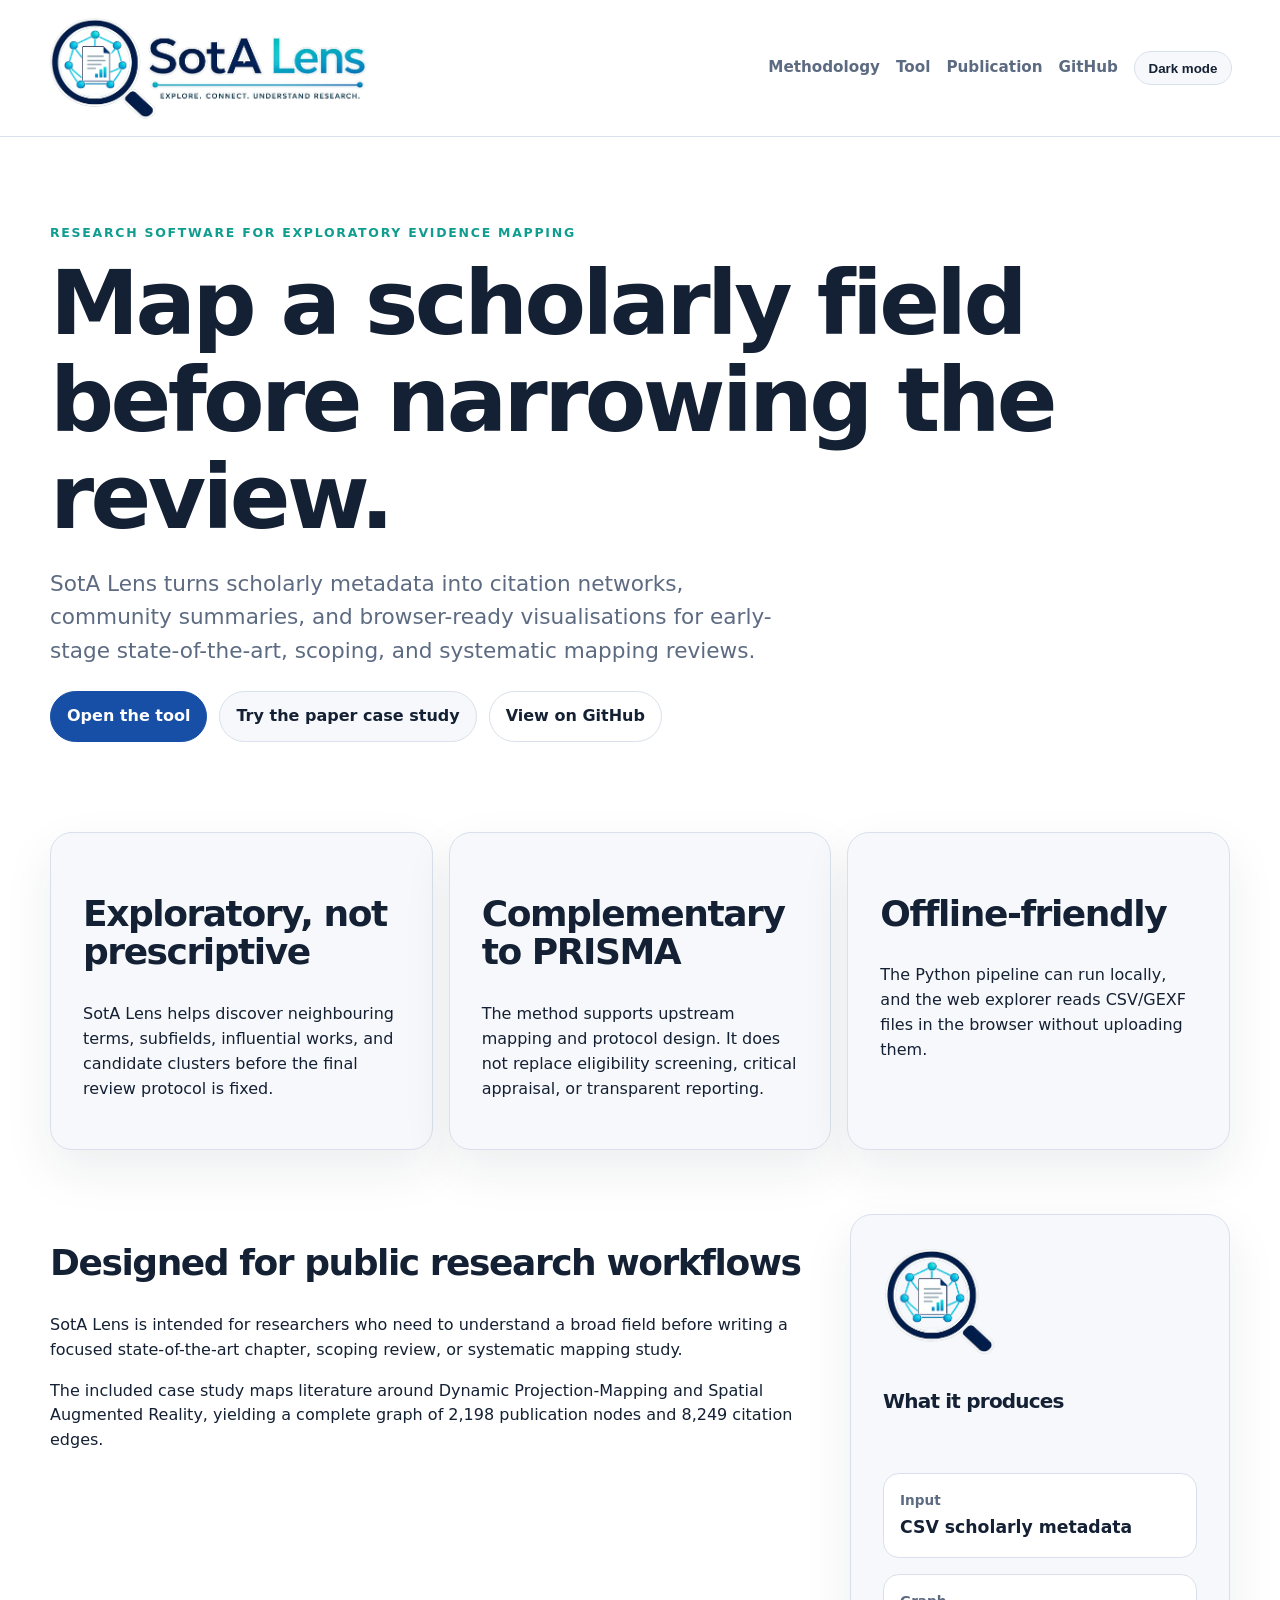
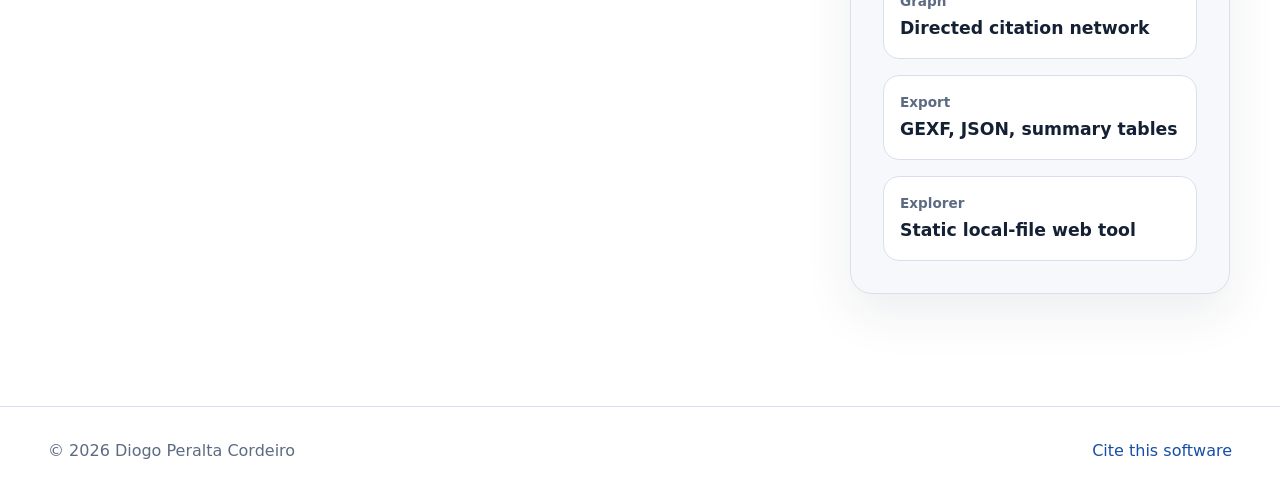
<file: website/index.html>
<!doctype html>
<html lang="en" data-theme="light">
<head>
  <meta charset="utf-8">
  <meta name="viewport" content="width=device-width, initial-scale=1">
  <title>SotA Lens — Citation-network mapping for exploratory reviews</title>
  <meta name="description" content="SotA Lens maps scholarly corpora into citation networks for exploratory state-of-the-art, scoping, and systematic mapping reviews.">
  <meta property="og:title" content="SotA Lens">
  <meta property="og:description" content="Citation-network mapping for exploratory state-of-the-art and scoping reviews.">
  <meta property="og:type" content="website">
  <meta property="og:image" content="assets/sota-lens-wordmark-whitebg.png">
  <link rel="stylesheet" href="assets/style.css">
  <script defer src="assets/theme.js"></script>
</head>
<body>
<header class="site-header">
  <a class="brand" href="index.html" aria-label="SotA Lens home">
    <img class="brand-logo" src="assets/sota-lens-wordmark-transparent.png" alt="SotA Lens">
  </a>
  <nav class="nav">
    <a href="methodology.html">Methodology</a>
    <a href="tool.html">Tool</a>
    <a href="publication.html">Publication</a>
    <a href="https://github.com/diogogithub/sota-lens">GitHub</a>
    <button class="theme-toggle" type="button" data-theme-toggle>Dark mode</button>
  </nav>
</header>

<main>
  <section class="hero hero-brand">
    <div>
      <p class="eyebrow">Research software for exploratory evidence mapping</p>
      <h1>Map a scholarly field before narrowing the review.</h1>
      <p class="lead">SotA Lens turns scholarly metadata into citation networks, community summaries, and browser-ready visualisations for early-stage state-of-the-art, scoping, and systematic mapping reviews.</p>
      <div class="actions">
        <a class="button primary" href="tool.html">Open the tool</a>
        <a class="button" href="tool.html?demo=paper">Try the paper case study</a>
        <a class="button ghost" href="https://github.com/diogogithub/sota-lens">View on GitHub</a>
      </div>
    </div>
  </section>

  <section class="grid three">
    <article class="card">
      <h2>Exploratory, not prescriptive</h2>
      <p>SotA Lens helps discover neighbouring terms, subfields, influential works, and candidate clusters before the final review protocol is fixed.</p>
    </article>
    <article class="card">
      <h2>Complementary to PRISMA</h2>
      <p>The method supports upstream mapping and protocol design. It does not replace eligibility screening, critical appraisal, or transparent reporting.</p>
    </article>
    <article class="card">
      <h2>Offline-friendly</h2>
      <p>The Python pipeline can run locally, and the web explorer reads CSV/GEXF files in the browser without uploading them.</p>
    </article>
  </section>

  <section class="split">
    <div>
      <h2>Designed for public research workflows</h2>
      <p>SotA Lens is intended for researchers who need to understand a broad field before writing a focused state-of-the-art chapter, scoping review, or systematic mapping study.</p>
      <p>The included case study maps literature around Dynamic Projection-Mapping and Spatial Augmented Reality, yielding a complete graph of 2,198 publication nodes and 8,249 citation edges.</p>
    </div>
    <div class="card brand-card">
      <img class="brand-card-mark" src="assets/sota-lens-icon-transparent.png" alt="SotA Lens icon">
      <h3>What it produces</h3>
      <dl class="metric-list">
        <div><dt>Input</dt><dd>CSV scholarly metadata</dd></div>
        <div><dt>Graph</dt><dd>Directed citation network</dd></div>
        <div><dt>Export</dt><dd>GEXF, JSON, summary tables</dd></div>
        <div><dt>Explorer</dt><dd>Static local-file web tool</dd></div>
      </dl>
    </div>
  </section>
</main>

<footer class="site-footer">
  <span>© 2026 Diogo Peralta Cordeiro</span>
  <span><a href="publication.html">Cite this software</a></span>
</footer>
</body>
</html>
</file>
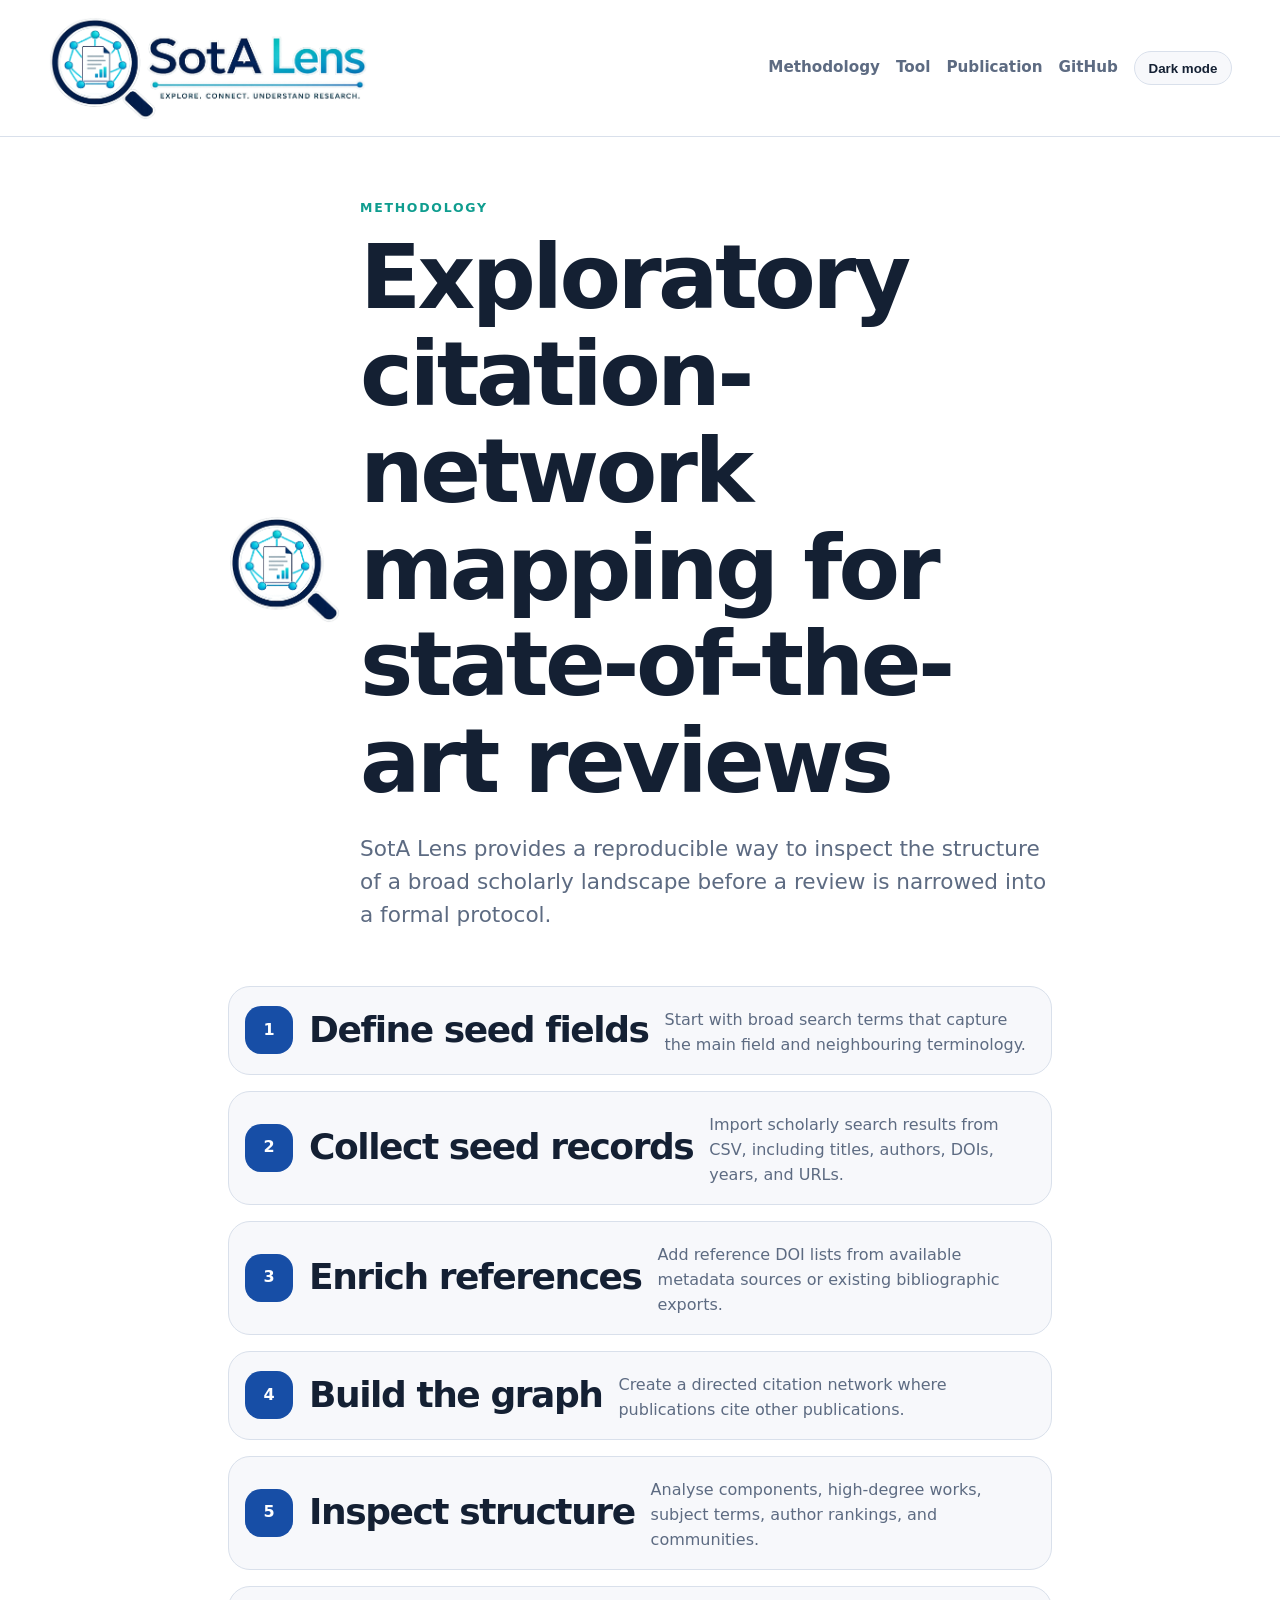
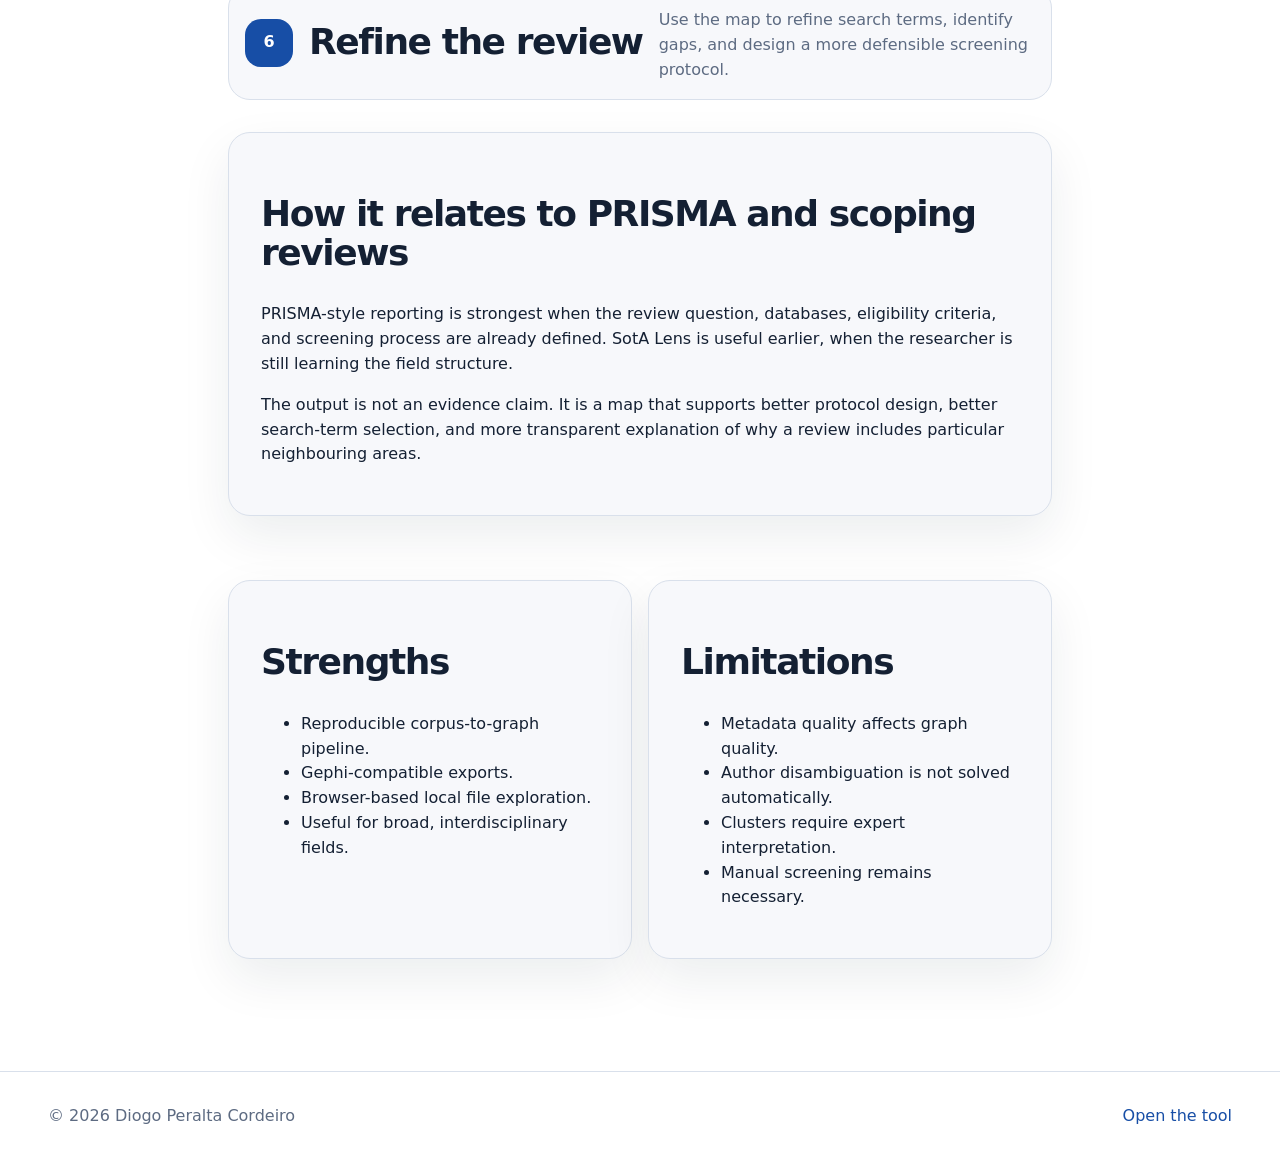
<file: website/methodology.html>
<!doctype html>
<html lang="en" data-theme="light">
<head>
  <meta charset="utf-8">
  <meta name="viewport" content="width=device-width, initial-scale=1">
  <title>Methodology — SotA Lens</title>
  <meta property="og:image" content="assets/sota-lens-wordmark-whitebg.png">
  <link rel="stylesheet" href="assets/style.css">
  <script defer src="assets/theme.js"></script>
</head>
<body>
<header class="site-header">
  <a class="brand" href="index.html" aria-label="SotA Lens home">
    <img class="brand-logo" src="assets/sota-lens-wordmark-transparent.png" alt="SotA Lens">
  </a>
  <nav class="nav">
    <a href="methodology.html">Methodology</a>
    <a href="tool.html">Tool</a>
    <a href="publication.html">Publication</a>
    <a href="https://github.com/diogogithub/sota-lens">GitHub</a>
    <button class="theme-toggle" type="button" data-theme-toggle>Dark mode</button>
  </nav>
</header>

<main class="narrow">
  <section class="page-intro brand-intro">
    <img class="intro-mark" src="assets/sota-lens-icon-transparent.png" alt="SotA Lens icon">
    <div>
      <p class="eyebrow">Methodology</p>
      <h1>Exploratory citation-network mapping for state-of-the-art reviews</h1>
      <p class="lead">SotA Lens provides a reproducible way to inspect the structure of a broad scholarly landscape before a review is narrowed into a formal protocol.</p>
    </div>
  </section>

  <section class="steps">
    <article><span>1</span><h2>Define seed fields</h2><p>Start with broad search terms that capture the main field and neighbouring terminology.</p></article>
    <article><span>2</span><h2>Collect seed records</h2><p>Import scholarly search results from CSV, including titles, authors, DOIs, years, and URLs.</p></article>
    <article><span>3</span><h2>Enrich references</h2><p>Add reference DOI lists from available metadata sources or existing bibliographic exports.</p></article>
    <article><span>4</span><h2>Build the graph</h2><p>Create a directed citation network where publications cite other publications.</p></article>
    <article><span>5</span><h2>Inspect structure</h2><p>Analyse components, high-degree works, subject terms, author rankings, and communities.</p></article>
    <article><span>6</span><h2>Refine the review</h2><p>Use the map to refine search terms, identify gaps, and design a more defensible screening protocol.</p></article>
  </section>

  <section class="card">
    <h2>How it relates to PRISMA and scoping reviews</h2>
    <p>PRISMA-style reporting is strongest when the review question, databases, eligibility criteria, and screening process are already defined. SotA Lens is useful earlier, when the researcher is still learning the field structure.</p>
    <p>The output is not an evidence claim. It is a map that supports better protocol design, better search-term selection, and more transparent explanation of why a review includes particular neighbouring areas.</p>
  </section>

  <section class="grid two">
    <article class="card">
      <h2>Strengths</h2>
      <ul>
        <li>Reproducible corpus-to-graph pipeline.</li>
        <li>Gephi-compatible exports.</li>
        <li>Browser-based local file exploration.</li>
        <li>Useful for broad, interdisciplinary fields.</li>
      </ul>
    </article>
    <article class="card">
      <h2>Limitations</h2>
      <ul>
        <li>Metadata quality affects graph quality.</li>
        <li>Author disambiguation is not solved automatically.</li>
        <li>Clusters require expert interpretation.</li>
        <li>Manual screening remains necessary.</li>
      </ul>
    </article>
  </section>
</main>

<footer class="site-footer">
  <span>© 2026 Diogo Peralta Cordeiro</span>
  <span><a href="tool.html">Open the tool</a></span>
</footer>
</body>
</html>
</file>
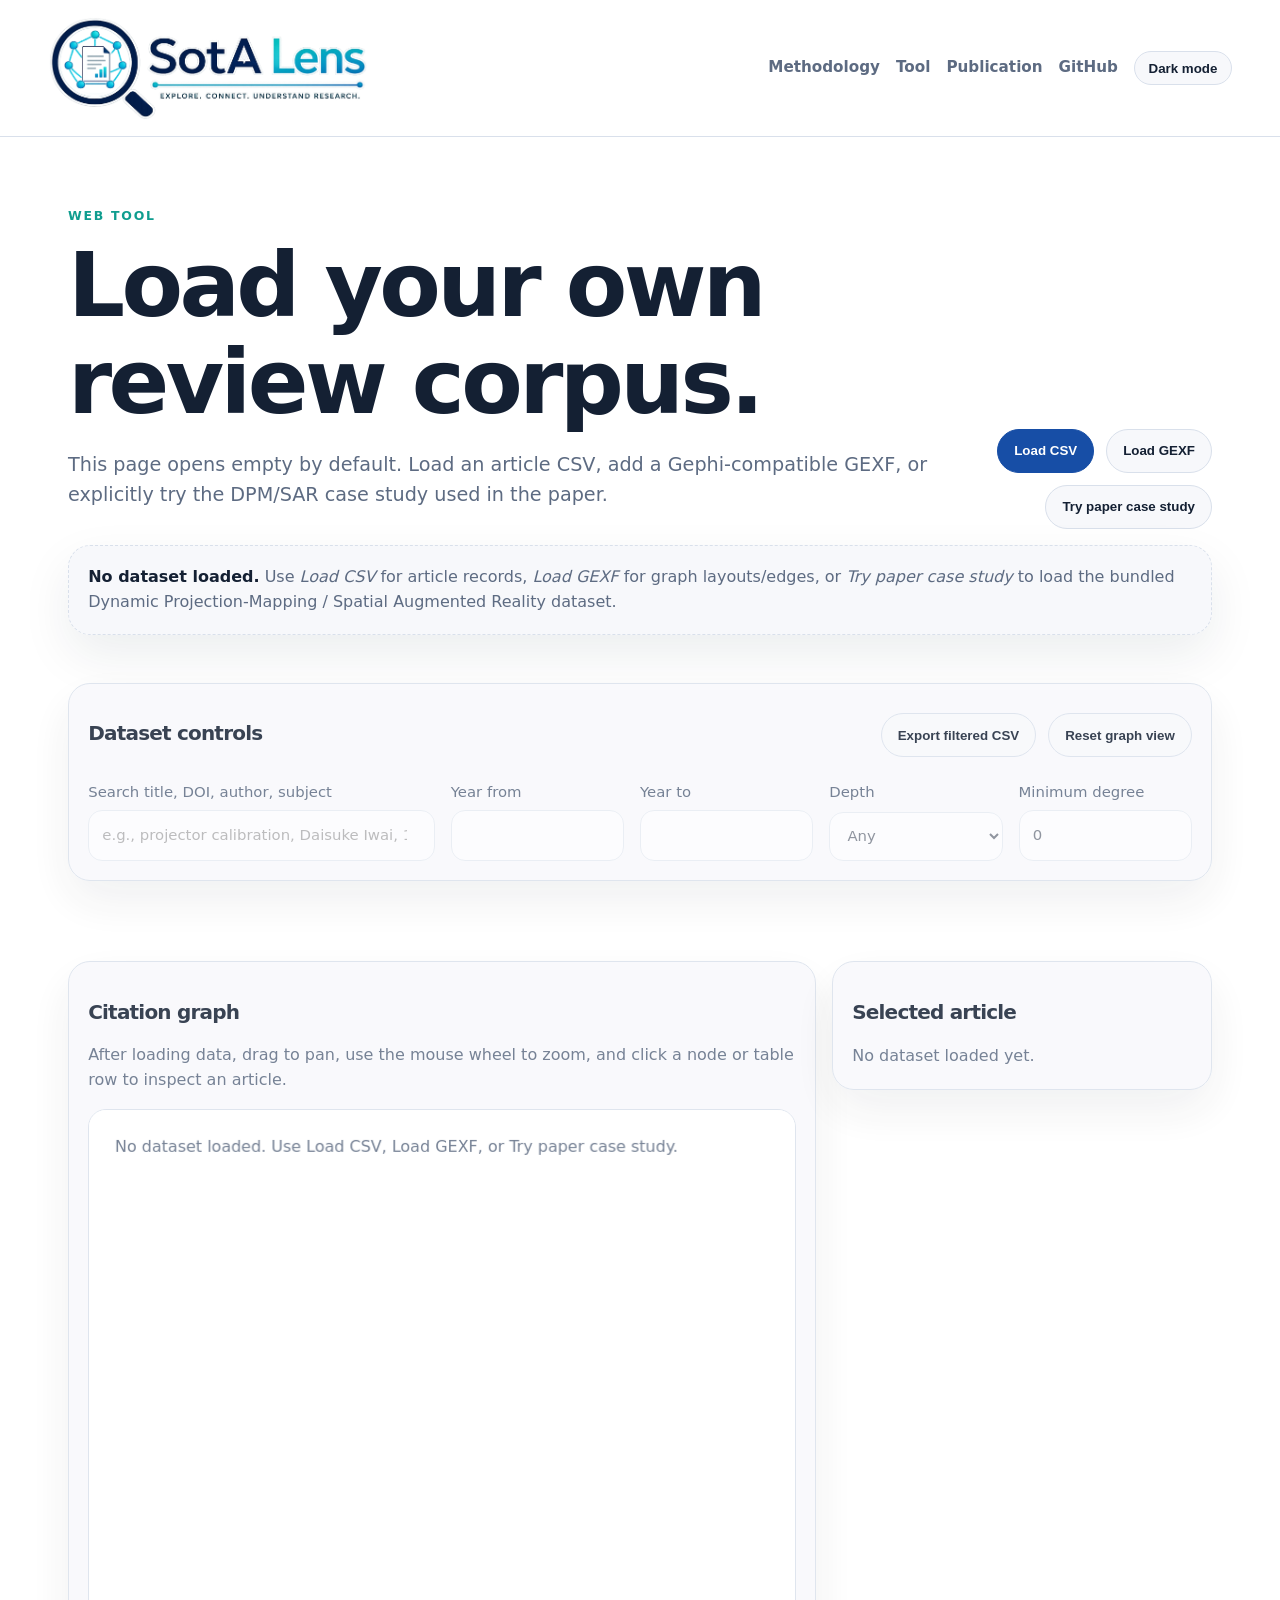
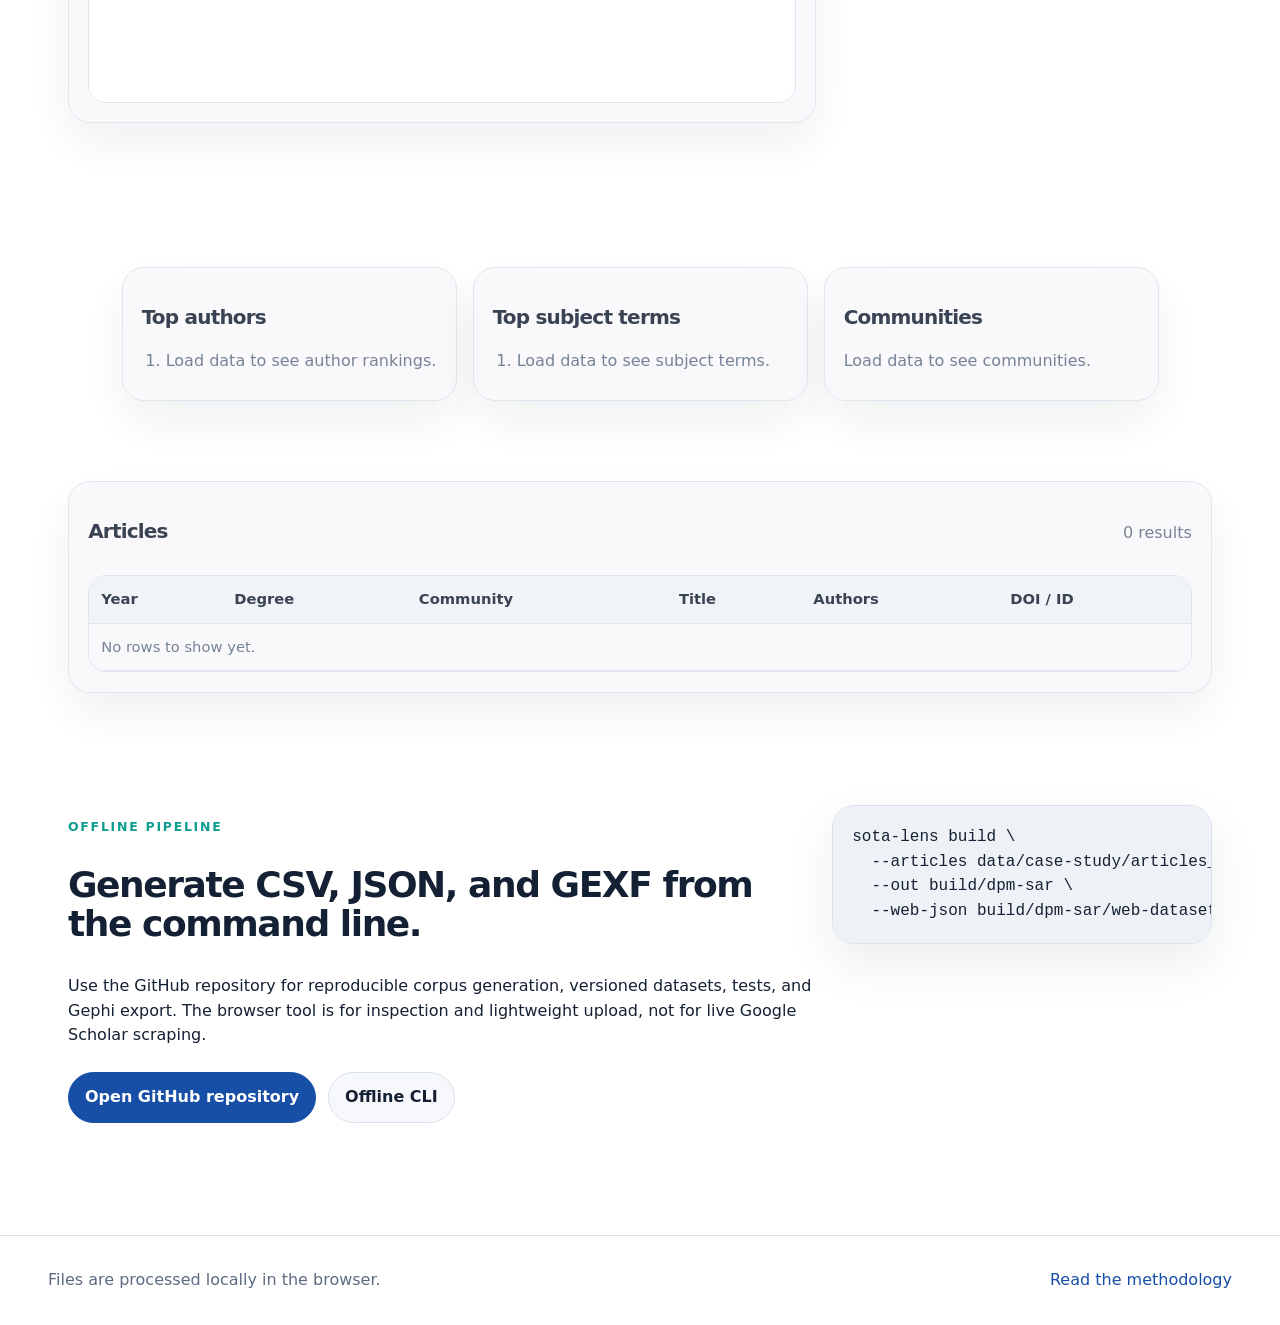
<file: website/tool.html>
<!doctype html>
<html lang="en" data-theme="light">
<head>
  <meta charset="utf-8">
  <meta name="viewport" content="width=device-width, initial-scale=1">
  <title>Tool — SotA Lens</title>
  <meta name="description" content="Load CSV and GEXF files into the SotA Lens browser tool for exploratory citation-network inspection.">
  <meta property="og:image" content="assets/sota-lens-wordmark-whitebg.png">
  <link rel="stylesheet" href="assets/style.css">
  <script defer src="assets/theme.js"></script>
  <script defer src="assets/tool.js"></script>
</head>
<body>
<header class="site-header">
  <a class="brand" href="index.html" aria-label="SotA Lens home">
    <img class="brand-logo" src="assets/sota-lens-wordmark-transparent.png" alt="SotA Lens">
  </a>
  <nav class="nav">
    <a href="methodology.html">Methodology</a>
    <a href="tool.html">Tool</a>
    <a href="publication.html">Publication</a>
    <a href="https://github.com/diogogithub/sota-lens">GitHub</a>
    <button class="theme-toggle" type="button" data-theme-toggle>Dark mode</button>
  </nav>
</header>

<main id="toolTop" class="tool-main">
  <section class="tool-intro section">
    <div class="section-heading row">
      <div>
        <p class="eyebrow">Web tool</p>
        <h1 class="tool-title">Load your own review corpus.</h1>
        <p class="subtitle">This page opens empty by default. Load an article CSV, add a Gephi-compatible GEXF, or explicitly try the DPM/SAR case study used in the paper.</p>
      </div>
      <div class="actions compact">
        <input id="csvInput" type="file" accept=".csv,text/csv" hidden>
        <input id="gexfInput" type="file" accept=".gexf,.xml,application/xml,text/xml" hidden>
        <button class="button primary" id="loadCsv" type="button">Load CSV</button>
        <button class="button" id="loadGexf" type="button">Load GEXF</button>
        <button class="button" id="loadDemo" type="button">Try paper case study</button>
      </div>
    </div>
    <div id="datasetStatus" class="note dataset-empty"><strong>No dataset loaded.</strong> Use <em>Load CSV</em> for article records, <em>Load GEXF</em> for graph layouts/edges, or <em>Try paper case study</em> to load the bundled Dynamic Projection-Mapping / Spatial Augmented Reality dataset.</div>
  </section>

  <section id="explorer" class="section explorer disabled">
    <div class="panel">
      <div class="table-head">
        <h3>Dataset controls</h3>
        <div class="actions compact in-panel">
          <button class="button" id="downloadFiltered" type="button">Export filtered CSV</button>
          <button class="button" id="resetView" type="button">Reset graph view</button>
        </div>
      </div>
      <div class="controls">
        <label>Search title, DOI, author, subject<input id="searchBox" type="search" placeholder="e.g., projector calibration, Daisuke Iwai, 10.1109…" disabled></label>
        <label>Year from<input id="yearFrom" type="number" placeholder="" disabled></label>
        <label>Year to<input id="yearTo" type="number" placeholder="" disabled></label>
        <label>Depth<select id="depthFilter" disabled><option value="">Any</option><option value="0">Seed / depth 0</option><option value="1">Reference / depth 1</option></select></label>
        <label>Minimum degree<input id="degreeMin" type="number" min="0" value="0" disabled></label>
      </div>
    </div>

    <section class="section split">
      <div class="panel">
        <h3>Citation graph</h3>
        <p class="hint">After loading data, drag to pan, use the mouse wheel to zoom, and click a node or table row to inspect an article.</p>
        <canvas id="graphCanvas" width="1280" height="720" aria-label="Citation network explorer"></canvas>
      </div>
      <div class="panel">
        <h3>Selected article</h3>
        <div id="articleDetails" class="details muted">No dataset loaded yet.</div>
      </div>
    </section>

    <div class="grid three">
      <div class="panel"><h3>Top authors</h3><ol id="authorsList" class="ranked"></ol></div>
      <div class="panel"><h3>Top subject terms</h3><ol id="subjectsList" class="ranked"></ol></div>
      <div class="panel"><h3>Communities</h3><div id="communitiesList" class="chips"></div></div>
    </div>

    <div class="panel">
      <div class="table-head"><h3>Articles</h3><span id="resultCount" class="muted">0 results</span></div>
      <div class="table-wrap">
        <table id="articlesTable">
          <thead><tr><th>Year</th><th>Degree</th><th>Community</th><th>Title</th><th>Authors</th><th>DOI / ID</th></tr></thead>
          <tbody></tbody>
        </table>
      </div>
    </div>
  </section>

  <section class="section split">
    <div>
      <p class="eyebrow">Offline pipeline</p>
      <h2>Generate CSV, JSON, and GEXF from the command line.</h2>
      <p>Use the GitHub repository for reproducible corpus generation, versioned datasets, tests, and Gephi export. The browser tool is for inspection and lightweight upload, not for live Google Scholar scraping.</p>
      <div class="actions">
        <a class="button primary" href="https://github.com/diogogithub/sota-lens" target="_blank" rel="noopener">Open GitHub repository</a>
        <a class="button" href="https://github.com/diogogithub/sota-lens#quick-start" target="_blank" rel="noopener">Offline CLI</a>
      </div>
    </div>
    <pre class="code"><code>sota-lens build \
  --articles data/case-study/articles_full.csv \
  --out build/dpm-sar \
  --web-json build/dpm-sar/web-dataset.json</code></pre>
  </section>
</main>

<footer class="site-footer">
  <span>Files are processed locally in the browser.</span>
  <span><a href="methodology.html">Read the methodology</a></span>
</footer>
</body>
</html>
</file>
<file: website/assets/style.css>
:root {
  color-scheme: light;
  --bg: #ffffff;
  --panel: #f7f8fb;
  --panel-2: #eef2f7;
  --text: #142033;
  --muted: #5d6b82;
  --line: #d9e0eb;
  --brand: #174ea6;
  --brand-2: #0b66c3;
  --accent: #0f9d8f;
  --shadow: 0 20px 50px rgba(18, 32, 51, 0.08);
  --radius: 22px;
}

html[data-theme="dark"] {
  color-scheme: dark;
  --bg: #10141c;
  --panel: #161d29;
  --panel-2: #202938;
  --text: #edf3ff;
  --muted: #a9b7cb;
  --line: #314057;
  --brand: #8ab4ff;
  --brand-2: #7cc7ff;
  --accent: #5ee0c6;
  --shadow: 0 20px 50px rgba(0, 0, 0, 0.30);
}

* { box-sizing: border-box; }

body {
  margin: 0;
  background: var(--bg);
  color: var(--text);
  font-family: Inter, ui-sans-serif, system-ui, -apple-system, BlinkMacSystemFont, "Segoe UI", sans-serif;
  line-height: 1.55;
}

a { color: var(--brand); text-decoration: none; }
a:hover { text-decoration: underline; }

.site-header {
  position: sticky;
  top: 0;
  z-index: 20;
  display: flex;
  justify-content: space-between;
  align-items: center;
  gap: 1rem;
  padding: 1rem clamp(1rem, 4vw, 3rem);
  background: color-mix(in srgb, var(--bg) 90%, transparent);
  backdrop-filter: blur(16px);
  border-bottom: 1px solid var(--line);
}

.brand {
  display: inline-flex;
  align-items: center;
  color: var(--text);
  font-weight: 800;
  letter-spacing: -0.02em;
}

.brand:hover { text-decoration: none; }

.brand-logo {
  display: block;
  width: min(320px, 46vw);
  height: auto;
}

.nav {
  display: flex;
  align-items: center;
  gap: 1rem;
  flex-wrap: wrap;
  justify-content: flex-end;
}

.nav a {
  color: var(--muted);
  font-weight: 600;
  font-size: .95rem;
}

.theme-toggle {
  border: 1px solid var(--line);
  background: var(--panel);
  color: var(--text);
  padding: .55rem .85rem;
  border-radius: 999px;
  cursor: pointer;
  font-weight: 650;
}

main { padding: clamp(1.2rem, 4vw, 3rem); }

.hero {
  display: grid;
  gap: clamp(1rem, 4vw, 3rem);
  align-items: center;
  min-height: 72vh;
  max-width: 1180px;
  margin: 0 auto;
}

.eyebrow {
  text-transform: uppercase;
  letter-spacing: .14em;
  font-size: .78rem;
  color: var(--accent);
  font-weight: 800;
}

h1, h2, h3 { line-height: 1.08; letter-spacing: -0.04em; }
h1 { font-size: clamp(2.4rem, 7vw, 5.8rem); margin: .2rem 0 1rem; }
h2 { font-size: clamp(1.4rem, 3vw, 2.25rem); }
h3 { font-size: 1.25rem; }

.lead {
  font-size: clamp(1.08rem, 2vw, 1.35rem);
  color: var(--muted);
  max-width: 760px;
}

.actions {
  display: flex;
  align-items: center;
  gap: .75rem;
  flex-wrap: wrap;
  margin-top: 1.5rem;
}

.actions.stacked {
  align-items: stretch;
  flex-direction: column;
}

.button {
  display: inline-flex;
  align-items: center;
  justify-content: center;
  min-height: 2.75rem;
  padding: .75rem 1rem;
  border-radius: 999px;
  border: 1px solid var(--line);
  background: var(--panel);
  color: var(--text);
  font-weight: 750;
  cursor: pointer;
  text-decoration: none;
}

.button:hover { text-decoration: none; transform: translateY(-1px); }
.button.primary { background: var(--brand); color: white; border-color: var(--brand); }
.button.ghost { background: transparent; }

.file-button input { display: none; }

.hero-card, .card {
  background: var(--panel);
  border: 1px solid var(--line);
  border-radius: var(--radius);
  padding: clamp(1.2rem, 3vw, 2rem);
  box-shadow: var(--shadow);
}

.metric-list {
  display: grid;
  gap: 1rem;
  margin: 1.5rem 0 0;
}

.metric-list div {
  padding: 1rem;
  border-radius: 16px;
  background: var(--bg);
  border: 1px solid var(--line);
}

.metric-list dt { color: var(--muted); font-size: .85rem; font-weight: 700; }
.metric-list dd { margin: .2rem 0 0; font-size: 1.08rem; font-weight: 800; }

.grid {
  display: grid;
  max-width: 1180px;
  margin: 4rem auto;
  gap: 1rem;
}

.grid.three { grid-template-columns: repeat(3, minmax(0, 1fr)); }
.grid.two { grid-template-columns: repeat(2, minmax(0, 1fr)); }

.split {
  display: grid;
  grid-template-columns: minmax(0, 1fr) 380px;
  gap: 2rem;
  max-width: 1180px;
  margin: 4rem auto;
  align-items: start;
}

.narrow {
  max-width: 920px;
  margin: 0 auto;
}

.steps {
  display: grid;
  gap: 1rem;
  margin: 2rem 0;
}

.steps article {
  display: grid;
  gap: 1rem;
  padding: 1rem;
  border: 1px solid var(--line);
  background: var(--panel);
  border-radius: var(--radius);
  grid-auto-flow: column;
  align-items: center;
}

.steps span {
  display: grid;
  place-items: center;
  width: 3rem;
  height: 3rem;
  border-radius: 16px;
  background: var(--brand);
  color: white;
  font-weight: 900;
}

.steps h2 { margin: 0; }
.steps p { margin: .35rem 0 0; color: var(--muted); }

.checklist { padding-left: 1.2rem; }
.checklist li { margin: .4rem 0; }

pre {
  background: var(--panel-2);
  border: 1px solid var(--line);
  border-radius: 16px;
  padding: 1rem;
  overflow-x: auto;
}

code { font-family: ui-monospace, SFMono-Regular, Menlo, Monaco, Consolas, monospace; }

.site-footer {
  display: flex;
  justify-content: space-between;
  gap: 1rem;
  flex-wrap: wrap;
  padding: 2rem clamp(1rem, 4vw, 3rem);
  border-top: 1px solid var(--line);
  color: var(--muted);
}

/* Tool page */

.tool-layout {
  display: grid;
  grid-template-columns: 340px minmax(0, 1fr);
  grid-template-rows: auto auto;
  gap: 1rem;
  align-items: start;
}

.tool-panel, .visual-panel, .table-panel {
  background: var(--panel);
  border: 1px solid var(--line);
  border-radius: var(--radius);
  padding: 1rem;
  box-shadow: var(--shadow);
}

.tool-panel { position: sticky; top: 5.5rem; }

.status {
  margin: 1rem 0;
  color: var(--muted);
  font-weight: 650;
}

.stats-grid {
  display: grid;
  grid-template-columns: repeat(2, minmax(0, 1fr));
  gap: .7rem;
}

.stats-grid div {
  background: var(--bg);
  border: 1px solid var(--line);
  border-radius: 16px;
  padding: .8rem;
}

.stats-grid span { display: block; color: var(--muted); font-size: .8rem; }
.stats-grid strong { font-size: 1.25rem; }

.filters {
  margin-top: 1rem;
  display: grid;
  gap: .8rem;
}

.filters label {
  display: grid;
  gap: .35rem;
  font-weight: 750;
  color: var(--muted);
}

.filters input[type="search"] {
  width: 100%;
  border: 1px solid var(--line);
  background: var(--bg);
  color: var(--text);
  border-radius: 12px;
  padding: .7rem .8rem;
}

.visual-panel { min-height: 620px; }
.canvas-header {
  display: flex;
  justify-content: space-between;
  align-items: baseline;
  gap: 1rem;
  flex-wrap: wrap;
}

#graphCanvas {
  width: 100%;
  height: min(66vh, 720px);
  display: block;
  border-radius: 18px;
  background: var(--bg);
  border: 1px solid var(--line);
}

.table-panel {
  grid-column: 2;
}

.table-wrap { overflow-x: auto; max-height: 420px; overflow-y: auto; }

table {
  width: 100%;
  border-collapse: collapse;
  font-size: .92rem;
}

th, td {
  padding: .75rem;
  border-bottom: 1px solid var(--line);
  text-align: left;
}

th {
  position: sticky;
  top: 0;
  background: var(--panel);
}

td:nth-child(3), td:nth-child(4) { text-align: right; }

@media (max-width: 920px) {
  .hero, .split, .tool-layout {
    grid-template-columns: 1fr;
  }
  .grid.three, .grid.two {
    grid-template-columns: 1fr;
  }
  .tool-panel {
    position: static;
  }
  .table-panel {
    grid-column: auto;
  }
  .site-header {
    align-items: flex-start;
    flex-direction: column;
  }
  .nav {
    justify-content: flex-start;
  }
}

@media (max-width: 560px) {
  main { padding: 1rem; }
  .actions { align-items: stretch; flex-direction: column; }
  .button { width: 100%; }
  .stats-grid { grid-template-columns: 1fr; }
}

/* Tool page refinements */
:root {
  --surface: var(--panel);
  --surface-2: var(--panel-2);
  --canvas: #ffffff;
  --ok: #0f766e;
  --danger: #dc2626;
}
html[data-theme="dark"] {
  --surface: var(--panel);
  --surface-2: var(--panel-2);
  --canvas: #0d1420;
  --ok: #6be2c4;
  --danger: #ff8c8c;
}
.tool-main {
  display: grid;
  gap: clamp(1.5rem, 4vw, 3rem);
  max-width: 1240px;
  margin: 0 auto;
}
.tool-intro { padding-top: .5rem; }
.subtitle {
  max-width: 70rem;
  color: var(--muted);
  font-size: clamp(1rem, 1.7vw, 1.2rem);
}
.section {
  display: grid;
  gap: 1rem;
}
.section-heading.row {
  display: flex;
  align-items: end;
  justify-content: space-between;
  gap: 1rem;
}
.panel,
.note,
.code {
  background: color-mix(in srgb, var(--panel) 96%, transparent);
  border: 1px solid var(--line);
  border-radius: var(--radius);
  box-shadow: var(--shadow);
  padding: 1.2rem;
}
.note { color: var(--muted); }
.note strong { color: var(--text); }
.dataset-empty { border-style: dashed; }
.dataset-ready { border-color: color-mix(in srgb, var(--ok) 35%, var(--line)); }
.dataset-loading { border-color: color-mix(in srgb, var(--brand) 35%, var(--line)); }
.dataset-error { border-color: color-mix(in srgb, var(--danger) 35%, var(--line)); }
.actions.compact { margin-top: 0; justify-content: flex-end; }
.actions.in-panel { margin-top: 0; }
.controls {
  display: grid;
  grid-template-columns: 2fr repeat(4, minmax(120px, 1fr));
  gap: 1rem;
  margin-top: 1rem;
}
label {
  display: grid;
  gap: .4rem;
  color: var(--muted);
  font-size: .93rem;
}
input,
select {
  width: 100%;
  border: 1px solid var(--line);
  background: var(--bg);
  color: var(--text);
  border-radius: 14px;
  padding: .82rem;
  font: inherit;
}
input:disabled,
select:disabled { opacity: .55; cursor: not-allowed; }
.explorer.disabled .panel { opacity: .84; }
canvas {
  display: block;
  width: 100%;
  height: 620px;
  border-radius: 18px;
  background: var(--canvas);
  border: 1px solid var(--line);
}
.hint,
.muted { color: var(--muted); }
.details { line-height: 1.65; overflow-wrap: anywhere; }
.details h3 { margin-bottom: .75rem; }
.badge {
  display: inline-flex;
  align-items: center;
  border: 1px solid var(--line);
  background: var(--panel-2);
  border-radius: 999px;
  padding: .22rem .58rem;
  margin: .15rem .25rem .15rem 0;
  color: var(--muted);
  font-size: .78rem;
}
.ranked {
  margin: 0;
  padding-left: 1.5rem;
  color: var(--muted);
}
.ranked li { margin: .45rem 0; }
.ranked strong { color: var(--text); }
.chips {
  display: flex;
  gap: .5rem;
  flex-wrap: wrap;
}
.chip {
  border: 1px solid var(--line);
  background: var(--panel-2);
  color: var(--muted);
  border-radius: 999px;
  padding: .45rem .7rem;
  font-size: .84rem;
}
.table-head {
  display: flex;
  align-items: baseline;
  justify-content: space-between;
  gap: 1rem;
  margin-bottom: .75rem;
}
.table-wrap {
  overflow: auto;
  max-height: 650px;
  border: 1px solid var(--line);
  border-radius: 18px;
}
table {
  width: 100%;
  border-collapse: collapse;
  min-width: 920px;
}
th, td {
  padding: .75rem;
  border-bottom: 1px solid var(--line);
  text-align: left;
  vertical-align: top;
}
th {
  position: sticky;
  top: 0;
  background: var(--panel-2);
  z-index: 2;
}
tbody tr[data-id] { cursor: pointer; }
tbody tr[data-id]:hover { background: color-mix(in srgb, var(--brand) 8%, transparent); }
.code {
  margin: 0;
  overflow: auto;
  background: var(--panel-2);
}
@media (max-width: 1100px) {
  .controls,
  .section-heading.row,
  .tool-main .grid.two,
  .tool-main .grid.three,
  .tool-main .split {
    grid-template-columns: 1fr;
  }
  .section-heading.row {
    align-items: start;
    flex-direction: column;
  }
  .actions.compact { justify-content: flex-start; }
  canvas { height: 500px; }
}
@media (max-width: 720px) {
  .button,
  button,
  .actions { width: 100%; }
  .actions.compact { justify-content: stretch; }
  canvas { height: 420px; }
  .table-head { align-items: stretch; flex-direction: column; }
}


.hero-brand {
  min-height: auto;
  padding-top: clamp(1rem, 2vw, 2rem);
  padding-bottom: clamp(1rem, 2vw, 2rem);
}

.hero-visual {
  display: grid;
  gap: 1rem;
  align-self: stretch;
}

.hero-visual img,
.artwork-showcase img {
  width: 100%;
  height: auto;
  display: block;
  border-radius: 18px;
  background: var(--bg);
  border: 1px solid var(--line);
}

.caption {
  margin: 0;
  color: var(--muted);
  font-size: .92rem;
}

.brand-card {
  display: grid;
  gap: 1rem;
}

.brand-card-mark,
.intro-mark {
  width: 112px;
  height: auto;
  display: block;
}

.page-intro.brand-intro {
  display: grid;
  grid-template-columns: 112px minmax(0, 1fr);
  gap: 1.25rem;
  align-items: center;
  margin-bottom: 2rem;
}

.artwork-showcase {
  display: grid;
  gap: 1rem;
}

@media (max-width: 920px) {
  .page-intro.brand-intro {
    grid-template-columns: 1fr;
  }
  .intro-mark {
    width: 96px;
  }
}
</file>
